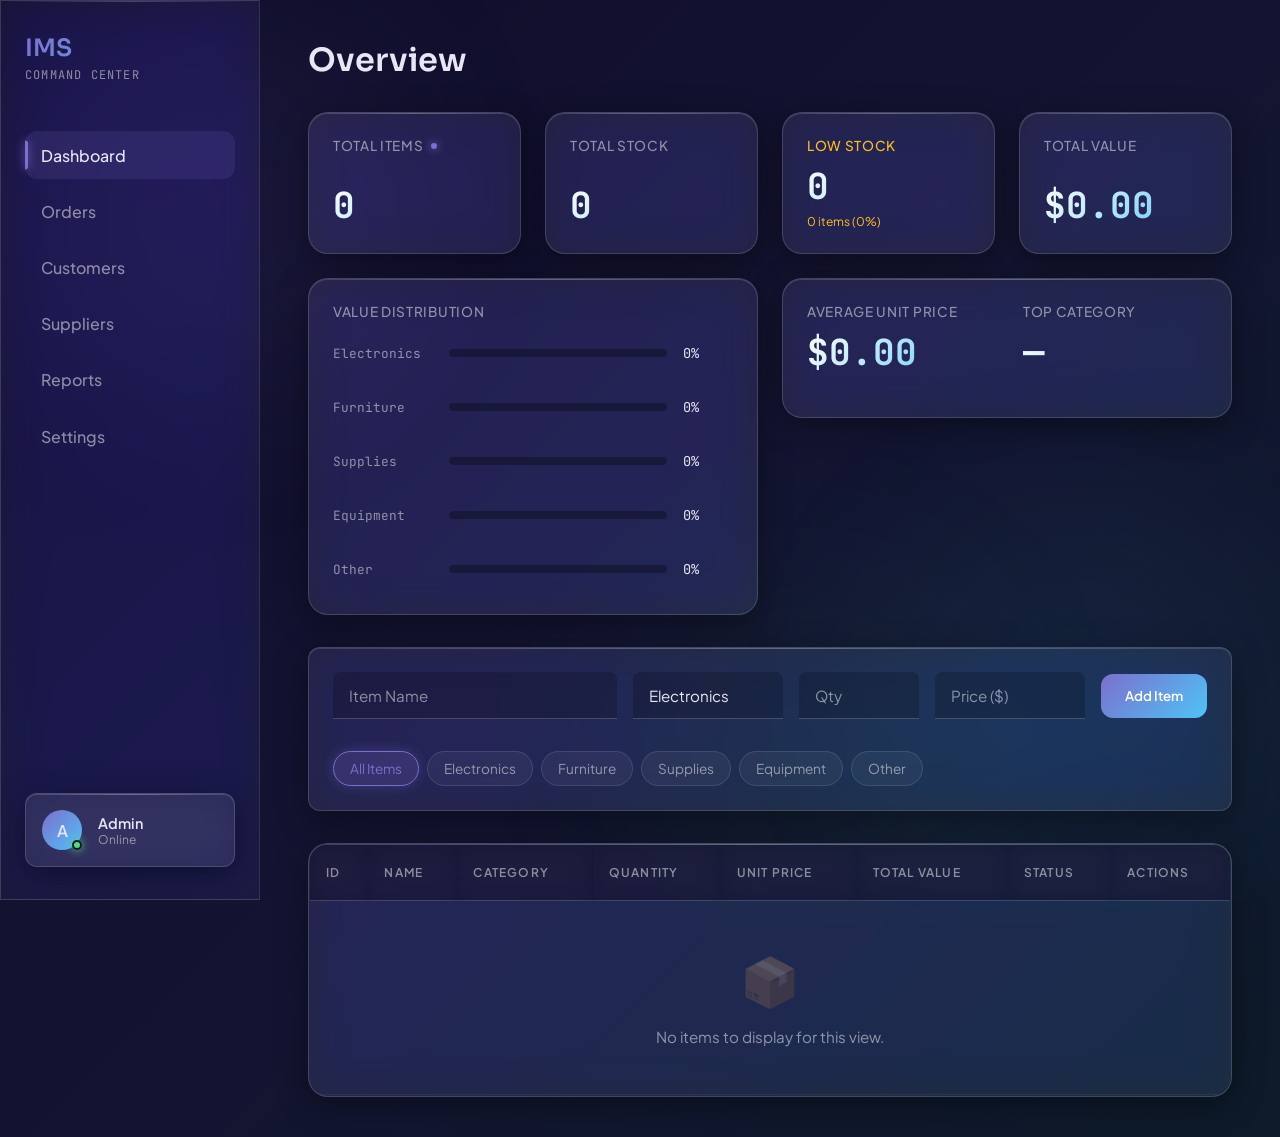
<file: index.html>
<!DOCTYPE html>
<html lang="en">
<head>
    <meta charset="UTF-8">
    <meta name="viewport" content="width=device-width, initial-scale=1.0">
    <title>Inventory Management System</title>
    <link rel="stylesheet" href="design-tokens.css">
    <link rel="stylesheet" href="styles.css">
</head>
<body>
    <div class="bg-orbs"><div class="orb-3"></div></div>
    
    <div class="app-container">
        <!-- Sidebar -->
        <aside class="sidebar glass">
            <div class="brand">
                <h1>IMS</h1>
                <div class="subtitle">Command Center</div>
            </div>
            
            <nav class="nav-links">
                <a href="index.html" class="nav-link active">Dashboard</a>
                <a href="orders.html" class="nav-link">Orders</a>
                <a href="customers.html" class="nav-link">Customers</a>
                <a href="suppliers.html" class="nav-link">Suppliers</a>
                <a href="reports.html" class="nav-link">Reports</a>
                <a href="settings.html" class="nav-link">Settings</a>
            </nav>

            <div class="user-profile glass" style="padding: 1rem; border-radius: 12px; margin-top: auto; justify-content: flex-start; cursor: pointer;">
                <div class="avatar">
                    A
                    <div class="status-dot"></div>
                </div>
                <div>
                    <div style="font-weight: 600; font-size: 0.9rem;">Admin</div>
                    <div style="font-size: 0.75rem; color: var(--text-muted);">Online</div>
                </div>
            </div>
        </aside>

        <!-- Main Content -->
        <main class="animate-stagger">
            <header class="page-header">
                <h2>Overview</h2>
            </header>

            <div class="bento-grid">
                <!-- Stat Cards -->
                <div class="bento-card glass">
                    <div class="stat-label">Total Items <div class="live-indicator"></div></div>
                    <div class="stat-value" id="totalItems">0</div>
                </div>
                
                <div class="bento-card glass">
                    <div class="stat-label">Total Stock</div>
                    <div class="stat-value" id="totalStock">0</div>
                </div>
                
                <div class="bento-card glass">
                    <div class="stat-label" style="color: var(--warning);">Low Stock</div>
                    <div class="stat-value" id="lowStock">0</div>
                    <div style="font-size: 0.75rem; color: var(--warning); margin-top: 0.25rem;"><span id="lowStockSummary">0</span> items (<span id="lowStockPercent">0%</span>)</div>
                </div>
                
                <div class="bento-card glass">
                    <div class="stat-label">Total Value</div>
                    <div class="stat-value" id="totalValue">$0</div>
                </div>

                <!-- Analytics Card -->
                <div class="bento-card large glass">
                    <div class="stat-label" style="margin-bottom: 1.5rem;">Value Distribution</div>
                    <div class="analytics-wrapper" id="categoryBars">
                        <div class="bar-row">
                            <div class="td-mono" style="font-size: 0.8rem; color: var(--text-muted);">Electronics</div>
                            <div class="bar-track"><div class="bar-fill" data-category="Electronics" style="width: 0%;"></div></div>
                            <div class="td-mono" style="font-size: 0.85rem;" data-category-label="Electronics">0%</div>
                        </div>
                        <div class="bar-row">
                            <div class="td-mono" style="font-size: 0.8rem; color: var(--text-muted);">Furniture</div>
                            <div class="bar-track"><div class="bar-fill" data-category="Furniture" style="width: 0%;"></div></div>
                            <div class="td-mono" style="font-size: 0.85rem;" data-category-label="Furniture">0%</div>
                        </div>
                        <div class="bar-row">
                            <div class="td-mono" style="font-size: 0.8rem; color: var(--text-muted);">Supplies</div>
                            <div class="bar-track"><div class="bar-fill" data-category="Supplies" style="width: 0%;"></div></div>
                            <div class="td-mono" style="font-size: 0.85rem;" data-category-label="Supplies">0%</div>
                        </div>
                        <div class="bar-row">
                            <div class="td-mono" style="font-size: 0.8rem; color: var(--text-muted);">Equipment</div>
                            <div class="bar-track"><div class="bar-fill" data-category="Equipment" style="width: 0%;"></div></div>
                            <div class="td-mono" style="font-size: 0.85rem;" data-category-label="Equipment">0%</div>
                        </div>
                        <div class="bar-row">
                            <div class="td-mono" style="font-size: 0.8rem; color: var(--text-muted);">Other</div>
                            <div class="bar-track"><div class="bar-fill" data-category="Other" style="width: 0%;"></div></div>
                            <div class="td-mono" style="font-size: 0.85rem;" data-category-label="Other">0%</div>
                        </div>
                    </div>
                </div>

                <div class="bento-card wide glass" style="flex-direction: row; gap: 2rem;">
                    <div style="flex: 1">
                        <div class="stat-label">Average Unit Price</div>
                        <div class="stat-value" id="avgPrice">$0.00</div>
                    </div>
                    <div style="flex: 1">
                        <div class="stat-label">Top Category</div>
                        <div class="stat-value" id="topCategory">—</div>
                    </div>
                </div>
            </div>

            <!-- Controls -->
            <div class="controls-bar glass" style="padding: 1.5rem; border-radius: 12px;">
                <div class="search-input-wrapper">
                    <input type="text" id="itemName" class="glass-input" placeholder="Item Name">
                </div>
                <div class="search-input-wrapper" style="max-width: 150px;">
                    <select id="itemCategory" class="glass-input glass-select">
                        <option value="Electronics">Electronics</option>
                        <option value="Furniture">Furniture</option>
                        <option value="Supplies">Supplies</option>
                        <option value="Equipment">Equipment</option>
                        <option value="Other">Other</option>
                    </select>
                </div>
                <div class="search-input-wrapper" style="max-width: 120px;">
                    <input type="number" id="itemQuantity" class="glass-input" placeholder="Qty">
                </div>
                <div class="search-input-wrapper" style="max-width: 150px;">
                    <input type="number" id="itemPrice" class="glass-input" placeholder="Price ($)">
                </div>
                <button class="btn" id="addBtn">Add Item</button>

                <div style="width: 100%; margin-top: 1rem;" class="filter-chips" id="itemsMenu">
                    <button class="chip active" data-category="All">All Items</button>
                    <button class="chip" data-category="Electronics">Electronics</button>
                    <button class="chip" data-category="Furniture">Furniture</button>
                    <button class="chip" data-category="Supplies">Supplies</button>
                    <button class="chip" data-category="Equipment">Equipment</button>
                    <button class="chip" data-category="Other">Other</button>
                </div>
            </div>

            <!-- Inventory Table -->
            <div class="table-container glass">
                <table>
                    <thead>
                        <tr>
                            <th>ID</th>
                            <th>Name</th>
                            <th>Category</th>
                            <th>Quantity</th>
                            <th>Unit Price</th>
                            <th>Total Value</th>
                            <th>Status</th>
                            <th>Actions</th>
                        </tr>
                    </thead>
                    <tbody id="inventoryBody">
                        <!-- Populated by JS -->
                    </tbody>
                </table>
            </div>

        </main>
    </div>

    <!-- Modal overlay stub just for structure reference or future use if needed -->
    <div class="modal-overlay" id="editModal">
        <div class="modal-content glass" style="padding: 2rem;">
            <div class="modal-header">
                <h3>Edit Item</h3>
                <button class="btn-close">&times;</button>
            </div>
            <!-- inputs would go here -->
        </div>
    </div>

    <script>
        class InventorySystem {
            constructor() {
                this.inventory = this.loadInventory();
                this.nextId = this.getNextId();
                this.activeCategory = 'All';
                this.init();
            }

            init() {
                this.renderInventory();
                this.updateStats();
                this.attachEventListeners();
            }

            attachEventListeners() {
                document.getElementById('addBtn').addEventListener('click', () => this.addItem());
                
                // Allow Enter key to add item
                ['itemName', 'itemQuantity', 'itemPrice'].forEach(id => {
                    document.getElementById(id).addEventListener('keypress', (e) => {
                        if (e.key === 'Enter') this.addItem();
                    });
                });

                const menu = document.getElementById('itemsMenu');
                if (menu) {
                    menu.addEventListener('click', (event) => {
                        const target = event.target.closest('.chip');
                        if (!target) return;

                        const category = target.getAttribute('data-category');
                        this.setActiveCategory(category);
                    });
                }
            }

            setActiveCategory(category) {
                this.activeCategory = category || 'All';

                const buttons = document.querySelectorAll('#itemsMenu .chip');
                buttons.forEach(btn => {
                    if (btn.getAttribute('data-category') === this.activeCategory) {
                        btn.classList.add('active');
                    } else {
                        btn.classList.remove('active');
                    }
                });

                this.renderInventory();
            }

            addItem() {
                const name = document.getElementById('itemName').value.trim();
                const category = document.getElementById('itemCategory').value;
                const quantity = parseInt(document.getElementById('itemQuantity').value) || 0;
                const price = parseFloat(document.getElementById('itemPrice').value) || 0;

                if (!name) {
                    alert('Please enter an item name');
                    return;
                }

                if (quantity < 0 || price < 0) {
                    alert('Quantity and price must be positive numbers');
                    return;
                }

                const item = {
                    id: this.nextId++,
                    name,
                    category,
                    quantity,
                    price
                };

                this.inventory.push(item);
                this.saveInventory();
                this.renderInventory();
                this.updateStats();
                this.clearForm();
            }

            deleteItem(id) {
                if (confirm('Are you sure you want to delete this item?')) {
                    this.inventory = this.inventory.filter(item => item.id !== id);
                    this.saveInventory();
                    this.renderInventory();
                    this.updateStats();
                }
            }

            updateQuantity(id, change) {
                const item = this.inventory.find(item => item.id === id);
                if (item) {
                    item.quantity = Math.max(0, item.quantity + change);
                    this.saveInventory();
                    this.renderInventory();
                    this.updateStats();
                }
            }

            renderInventory() {
                const tbody = document.getElementById('inventoryBody');
                const activeCategory = this.activeCategory || 'All';
                const visibleItems = activeCategory === 'All'
                    ? this.inventory
                    : this.inventory.filter(item => item.category === activeCategory);
                
                if (visibleItems.length === 0) {
                    tbody.innerHTML = `
                        <tr>
                            <td colspan="8" class="empty-state">
                                <div class="empty-state-icon">📦</div>
                                <div>No items to display for this view.</div>
                            </td>
                        </tr>
                    `;
                    return;
                }

                tbody.innerHTML = visibleItems.map(item => {
                    const totalValue = (item.quantity * item.price).toFixed(2);
                    let stockClass = 'status-in-stock';
                    let stockLabel = 'In Stock';
                    if (item.quantity === 0) {
                        stockClass = 'status-out-stock';
                        stockLabel = 'Out of Stock';
                    } else if (item.quantity < 10) {
                        stockClass = 'status-low-stock';
                        stockLabel = 'Low Stock';
                    }

                    return `
                        <tr>
                            <td class="td-mono">#${item.id}</td>
                            <td style="font-weight: 500;">${item.name}</td>
                            <td>${item.category}</td>
                            <td class="td-mono">${item.quantity}</td>
                            <td class="td-mono">$${item.price.toFixed(2)}</td>
                            <td class="td-mono" style="font-weight: 700;">$${totalValue}</td>
                            <td><span class="status-badge ${stockClass}">${stockLabel}</span></td>
                            <td>
                                <div class="actions-cell">
                                    <button class="btn-icon" onclick="inventory.updateQuantity(${item.id}, 1)">+</button>
                                    <button class="btn-icon" onclick="inventory.updateQuantity(${item.id}, -1)">-</button>
                                    <button class="btn-icon" style="color: var(--danger); border-color: rgba(248,113,113,0.3);" onclick="inventory.deleteItem(${item.id})">×</button>
                                </div>
                            </td>
                        </tr>
                    `;
                }).join('');
            }

            updateStats() {
                const totalItems = this.inventory.length;
                const totalStock = this.inventory.reduce((sum, item) => sum + item.quantity, 0);
                const lowStock = this.inventory.filter(item => item.quantity < 10).length;
                const totalValue = this.inventory.reduce((sum, item) => sum + (item.quantity * item.price), 0);

                document.getElementById('totalItems').textContent = totalItems;
                document.getElementById('totalStock').textContent = totalStock;
                document.getElementById('lowStock').textContent = lowStock;
                document.getElementById('totalValue').textContent = '$' + totalValue.toLocaleString('en-US', {minimumFractionDigits: 2, maximumFractionDigits: 2});

                const lowStockSummary = document.getElementById('lowStockSummary');
                const lowStockPercent = document.getElementById('lowStockPercent');
                const avgPriceEl = document.getElementById('avgPrice');
                const topCategoryEl = document.getElementById('topCategory');

                if (lowStockSummary && lowStockPercent && avgPriceEl && topCategoryEl) {
                    const lowPercent = totalItems > 0 ? Math.round((lowStock / totalItems) * 100) : 0;
                    lowStockSummary.textContent = `${lowStock}`;
                    lowStockPercent.textContent = `${lowPercent}%`;

                    const avgPrice = totalItems > 0
                        ? this.inventory.reduce((sum, item) => sum + item.price, 0) / totalItems
                        : 0;
                    avgPriceEl.textContent = '$' + avgPrice.toLocaleString('en-US', {minimumFractionDigits: 2, maximumFractionDigits: 2});

                    const categoryTotals = this.inventory.reduce((acc, item) => {
                        const key = item.category || 'Other';
                        acc[key] = (acc[key] || 0) + (item.quantity * item.price);
                        return acc;
                    }, {});

                    let topCategory = null;
                    let topValue = 0;
                    Object.entries(categoryTotals).forEach(([category, value]) => {
                        if (value > topValue) {
                            topValue = value;
                            topCategory = category;
                        }
                    });

                    topCategoryEl.textContent = topCategory ? `${topCategory}` : '—';

                    const trackedCategories = ['Electronics', 'Furniture', 'Supplies', 'Equipment', 'Other'];
                    const totalCategoryValue = Object.values(categoryTotals).reduce((sum, v) => sum + v, 0);

                    trackedCategories.forEach(category => {
                        const value = categoryTotals[category] || 0;
                        const percent = totalCategoryValue > 0 ? Math.round((value / totalCategoryValue) * 100) : 0;

                        const bar = document.querySelector(`.bar-fill[data-category="${category}"]`);
                        const label = document.querySelector(`[data-category-label="${category}"]`);

                        if (bar) {
                            bar.style.width = `${percent}%`;
                        }
                        if (label) {
                            label.textContent = `${percent}%`;
                        }
                    });
                }
            }

            clearForm() {
                document.getElementById('itemName').value = '';
                document.getElementById('itemQuantity').value = '';
                document.getElementById('itemPrice').value = '';
                document.getElementById('itemName').focus();
            }

            saveInventory() {
                localStorage.setItem('inventory', JSON.stringify(this.inventory));
                localStorage.setItem('nextId', this.nextId.toString());
            }

            loadInventory() {
                const saved = localStorage.getItem('inventory');
                return saved ? JSON.parse(saved) : [];
            }

            getNextId() {
                const saved = localStorage.getItem('nextId');
                return saved ? parseInt(saved) : 1;
            }
        }

        // Initialize the system
        const inventory = new InventorySystem();
    </script>
</body>
</html>
</file>
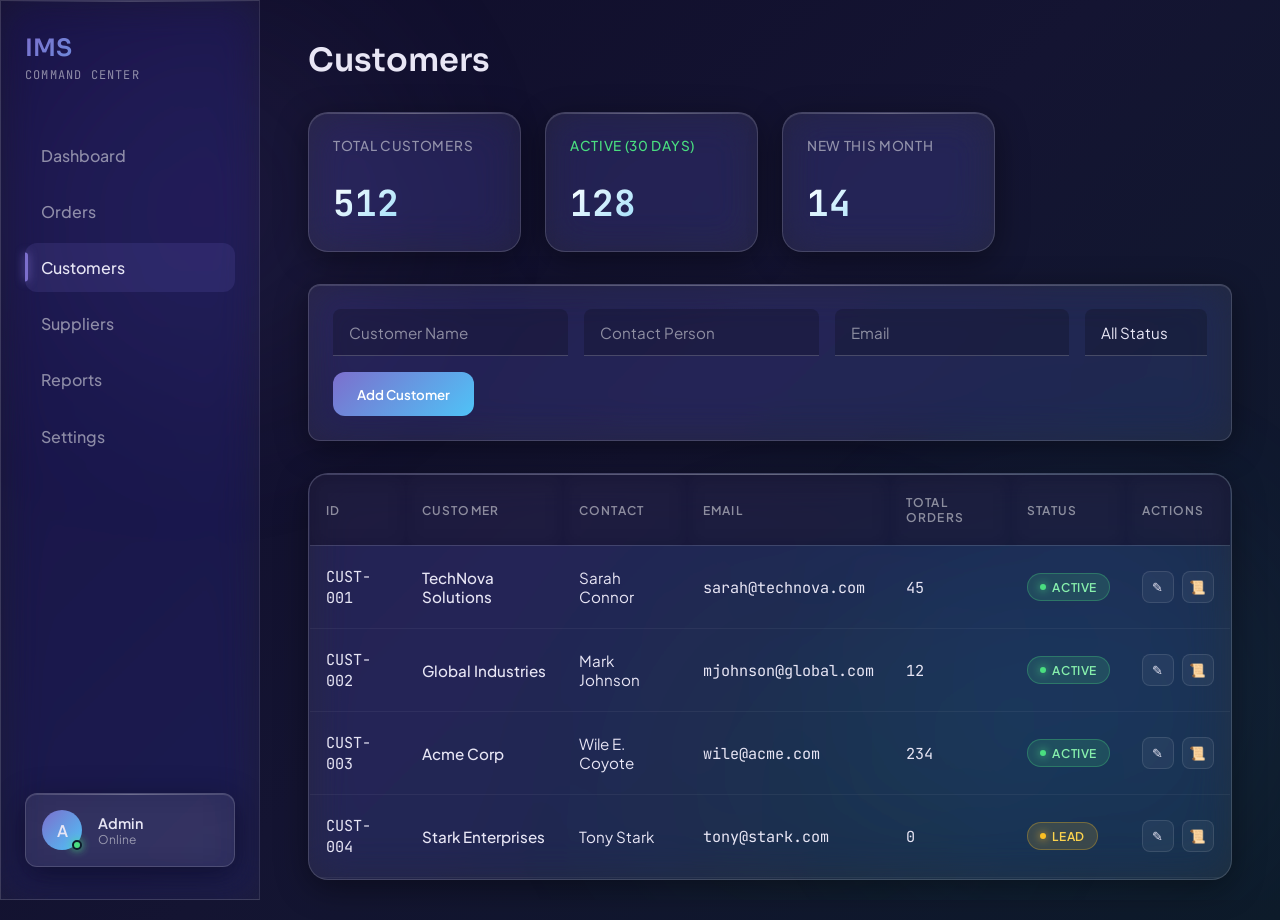
<file: customers.html>
<!DOCTYPE html>
<html lang="en">
<head>
    <meta charset="UTF-8">
    <meta name="viewport" content="width=device-width, initial-scale=1.0">
    <title>Customers - IMS</title>
    <link rel="stylesheet" href="design-tokens.css">
    <link rel="stylesheet" href="styles.css">
</head>
<body>
    <div class="bg-orbs"><div class="orb-3"></div></div>
    
    <div class="app-container">
        <!-- Sidebar -->
        <aside class="sidebar glass">
            <div class="brand">
                <h1>IMS</h1>
                <div class="subtitle">Command Center</div>
            </div>
            
            <nav class="nav-links">
                <a href="index.html" class="nav-link">Dashboard</a>
                <a href="orders.html" class="nav-link">Orders</a>
                <a href="customers.html" class="nav-link active">Customers</a>
                <a href="suppliers.html" class="nav-link">Suppliers</a>
                <a href="reports.html" class="nav-link">Reports</a>
                <a href="settings.html" class="nav-link">Settings</a>
            </nav>

            <div class="user-profile glass" style="padding: 1rem; border-radius: 12px; margin-top: auto; justify-content: flex-start; cursor: pointer;">
                <div class="avatar">
                    A
                    <div class="status-dot"></div>
                </div>
                <div>
                    <div style="font-weight: 600; font-size: 0.9rem;">Admin</div>
                    <div style="font-size: 0.75rem; color: var(--text-muted);">Online</div>
                </div>
            </div>
        </aside>

        <main class="animate-stagger">
            <header class="page-header">
                <h2>Customers</h2>
            </header>

            <div class="bento-grid">
                <div class="bento-card glass">
                    <div class="stat-label">Total Customers</div>
                    <div class="stat-value">512</div>
                </div>
                <div class="bento-card glass">
                    <div class="stat-label" style="color: var(--success);">Active (30 days)</div>
                    <div class="stat-value">128</div>
                </div>
                <div class="bento-card glass">
                    <div class="stat-label">New This Month</div>
                    <div class="stat-value">14</div>
                </div>
            </div>

            <!-- Controls -->
            <div class="controls-bar glass" style="padding: 1.5rem; border-radius: 12px;">
                <div class="search-input-wrapper">
                    <input type="text" class="glass-input" placeholder="Customer Name">
                </div>
                <div class="search-input-wrapper">
                    <input type="text" class="glass-input" placeholder="Contact Person">
                </div>
                <div class="search-input-wrapper">
                    <input type="email" class="glass-input" placeholder="Email">
                </div>
                <div class="search-input-wrapper" style="max-width: 150px;">
                    <select class="glass-input glass-select">
                        <option>All Status</option>
                        <option>Active</option>
                        <option>Inactive</option>
                        <option>Lead</option>
                    </select>
                </div>
                <button class="btn">Add Customer</button>
            </div>

            <!-- Table -->
            <div class="table-container glass">
                <table>
                    <thead>
                        <tr>
                            <th>ID</th>
                            <th>Customer</th>
                            <th>Contact</th>
                            <th>Email</th>
                            <th>Total Orders</th>
                            <th>Status</th>
                            <th>Actions</th>
                        </tr>
                    </thead>
                    <tbody>
                        <tr>
                            <td class="td-mono">CUST-001</td>
                            <td style="font-weight: 500;">TechNova Solutions</td>
                            <td>Sarah Connor</td>
                            <td class="td-mono">sarah@technova.com</td>
                            <td class="td-mono">45</td>
                            <td><span class="status-badge status-in-stock">Active</span></td>
                            <td>
                                <div class="actions-cell">
                                    <button class="btn-icon">✎</button>
                                    <button class="btn-icon">📜</button>
                                </div>
                            </td>
                        </tr>
                        <tr>
                            <td class="td-mono">CUST-002</td>
                            <td style="font-weight: 500;">Global Industries</td>
                            <td>Mark Johnson</td>
                            <td class="td-mono">mjohnson@global.com</td>
                            <td class="td-mono">12</td>
                            <td><span class="status-badge status-in-stock">Active</span></td>
                            <td>
                                <div class="actions-cell">
                                    <button class="btn-icon">✎</button>
                                    <button class="btn-icon">📜</button>
                                </div>
                            </td>
                        </tr>
                        <tr>
                            <td class="td-mono">CUST-003</td>
                            <td style="font-weight: 500;">Acme Corp</td>
                            <td>Wile E. Coyote</td>
                            <td class="td-mono">wile@acme.com</td>
                            <td class="td-mono">234</td>
                            <td><span class="status-badge status-in-stock">Active</span></td>
                            <td>
                                <div class="actions-cell">
                                    <button class="btn-icon">✎</button>
                                    <button class="btn-icon">📜</button>
                                </div>
                            </td>
                        </tr>
                        <tr>
                            <td class="td-mono">CUST-004</td>
                            <td style="font-weight: 500;">Stark Enterprises</td>
                            <td>Tony Stark</td>
                            <td class="td-mono">tony@stark.com</td>
                            <td class="td-mono">0</td>
                            <td><span class="status-badge status-low-stock">Lead</span></td>
                            <td>
                                <div class="actions-cell">
                                    <button class="btn-icon">✎</button>
                                    <button class="btn-icon">📜</button>
                                </div>
                            </td>
                        </tr>
                    </tbody>
                </table>
            </div>
        </main>
    </div>
</body>
</html>
</file>
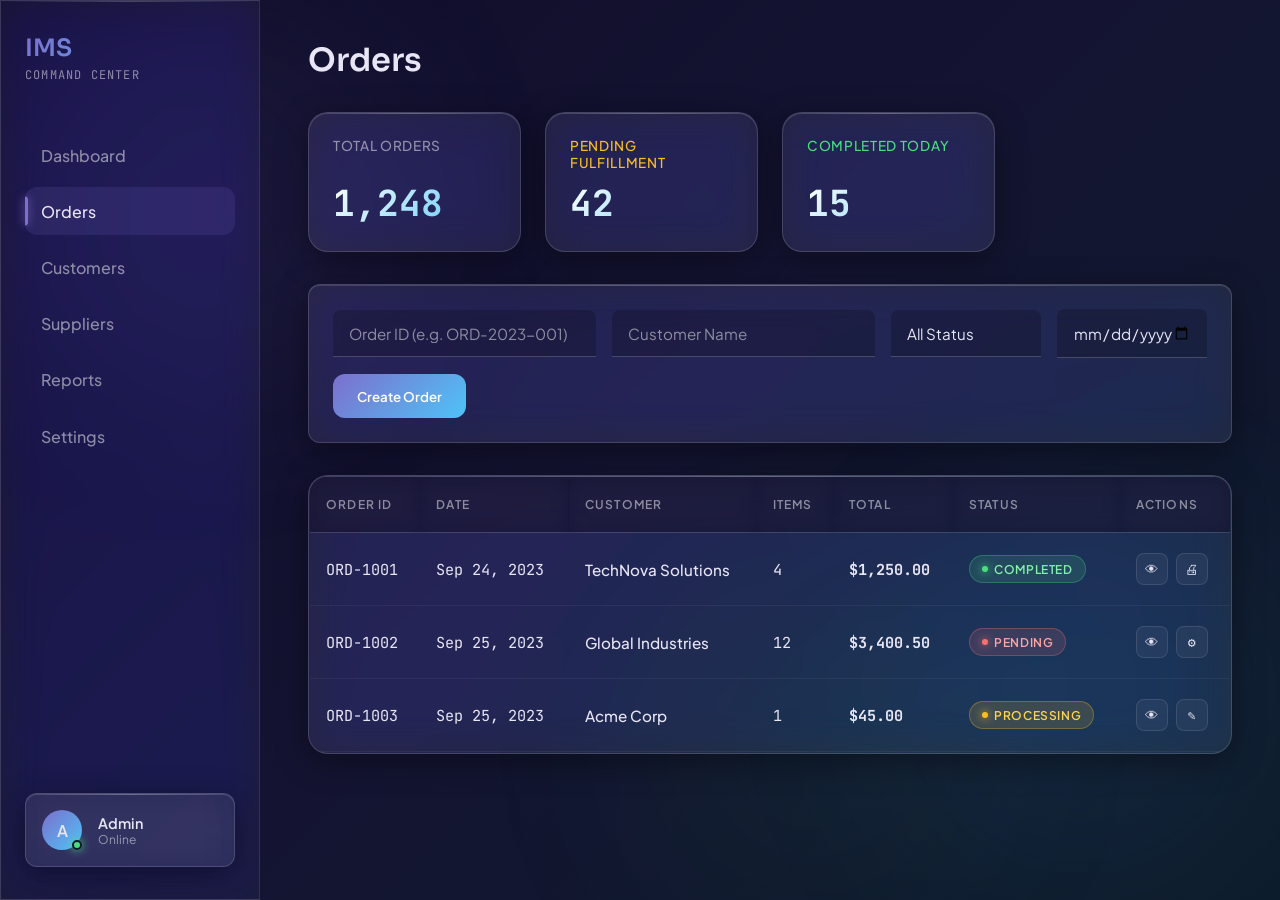
<file: orders.html>
<!DOCTYPE html>
<html lang="en">
<head>
    <meta charset="UTF-8">
    <meta name="viewport" content="width=device-width, initial-scale=1.0">
    <title>Orders - IMS</title>
    <link rel="stylesheet" href="design-tokens.css">
    <link rel="stylesheet" href="styles.css">
</head>
<body>
    <div class="bg-orbs"><div class="orb-3"></div></div>
    
    <div class="app-container">
        <!-- Sidebar -->
        <aside class="sidebar glass">
            <div class="brand">
                <h1>IMS</h1>
                <div class="subtitle">Command Center</div>
            </div>
            
            <nav class="nav-links">
                <a href="index.html" class="nav-link">Dashboard</a>
                <a href="orders.html" class="nav-link active">Orders</a>
                <a href="customers.html" class="nav-link">Customers</a>
                <a href="suppliers.html" class="nav-link">Suppliers</a>
                <a href="reports.html" class="nav-link">Reports</a>
                <a href="settings.html" class="nav-link">Settings</a>
            </nav>

            <div class="user-profile glass" style="padding: 1rem; border-radius: 12px; margin-top: auto; justify-content: flex-start; cursor: pointer;">
                <div class="avatar">
                    A
                    <div class="status-dot"></div>
                </div>
                <div>
                    <div style="font-weight: 600; font-size: 0.9rem;">Admin</div>
                    <div style="font-size: 0.75rem; color: var(--text-muted);">Online</div>
                </div>
            </div>
        </aside>

        <!-- Main Content -->
        <main class="animate-stagger">
            <header class="page-header">
                <h2>Orders</h2>
            </header>

            <div class="bento-grid">
                <div class="bento-card glass">
                    <div class="stat-label">Total Orders</div>
                    <div class="stat-value">1,248</div>
                </div>
                <div class="bento-card glass">
                    <div class="stat-label" style="color: var(--warning);">Pending Fulfillment</div>
                    <div class="stat-value">42</div>
                </div>
                <div class="bento-card glass">
                    <div class="stat-label" style="color: var(--success);">Completed Today</div>
                    <div class="stat-value">15</div>
                </div>
            </div>

            <!-- Controls -->
            <div class="controls-bar glass" style="padding: 1.5rem; border-radius: 12px;">
                <div class="search-input-wrapper">
                    <input type="text" class="glass-input" placeholder="Order ID (e.g. ORD-2023-001)">
                </div>
                <div class="search-input-wrapper">
                    <input type="text" class="glass-input" placeholder="Customer Name">
                </div>
                <div class="search-input-wrapper" style="max-width: 150px;">
                    <select class="glass-input glass-select">
                        <option>All Status</option>
                        <option>Pending</option>
                        <option>Processing</option>
                        <option>Completed</option>
                        <option>Cancelled</option>
                    </select>
                </div>
                <div class="search-input-wrapper" style="max-width: 150px;">
                    <input type="date" class="glass-input">
                </div>
                <button class="btn">Create Order</button>
            </div>

            <!-- Table -->
            <div class="table-container glass">
                <table>
                    <thead>
                        <tr>
                            <th>Order ID</th>
                            <th>Date</th>
                            <th>Customer</th>
                            <th>Items</th>
                            <th>Total</th>
                            <th>Status</th>
                            <th>Actions</th>
                        </tr>
                    </thead>
                    <tbody>
                        <tr>
                            <td class="td-mono">ORD-1001</td>
                            <td class="td-mono">Sep 24, 2023</td>
                            <td style="font-weight: 500;">TechNova Solutions</td>
                            <td class="td-mono">4</td>
                            <td class="td-mono" style="font-weight: 700;">$1,250.00</td>
                            <td><span class="status-badge status-in-stock">Completed</span></td>
                            <td>
                                <div class="actions-cell">
                                    <button class="btn-icon">👁</button>
                                    <button class="btn-icon">🖨</button>
                                </div>
                            </td>
                        </tr>
                        <tr>
                            <td class="td-mono">ORD-1002</td>
                            <td class="td-mono">Sep 25, 2023</td>
                            <td style="font-weight: 500;">Global Industries</td>
                            <td class="td-mono">12</td>
                            <td class="td-mono" style="font-weight: 700;">$3,400.50</td>
                            <td><span class="status-badge status-out-stock">Pending</span></td>
                            <td>
                                <div class="actions-cell">
                                    <button class="btn-icon">👁</button>
                                    <button class="btn-icon">⚙</button>
                                </div>
                            </td>
                        </tr>
                        <tr>
                            <td class="td-mono">ORD-1003</td>
                            <td class="td-mono">Sep 25, 2023</td>
                            <td style="font-weight: 500;">Acme Corp</td>
                            <td class="td-mono">1</td>
                            <td class="td-mono" style="font-weight: 700;">$45.00</td>
                            <td><span class="status-badge status-low-stock">Processing</span></td>
                            <td>
                                <div class="actions-cell">
                                    <button class="btn-icon">👁</button>
                                    <button class="btn-icon">✎</button>
                                </div>
                            </td>
                        </tr>
                    </tbody>
                </table>
            </div>
        </main>
    </div>
</body>
</html>
</file>
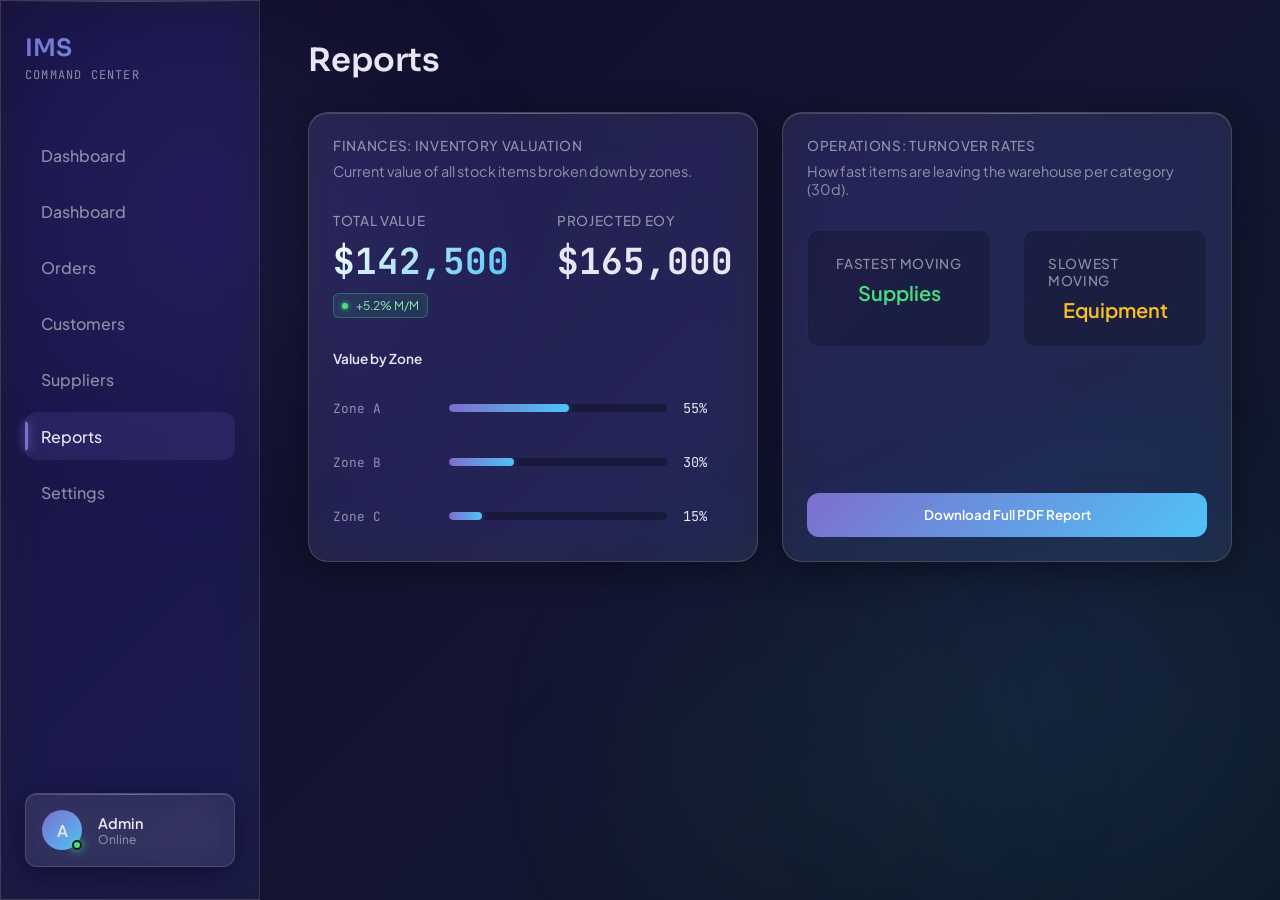
<file: reports.html>
<!DOCTYPE html>
<html lang="en">
<head>
    <meta charset="UTF-8">
    <meta name="viewport" content="width=device-width, initial-scale=1.0">
    <title>Reports - IMS</title>
    <link rel="stylesheet" href="design-tokens.css">
    <link rel="stylesheet" href="styles.css">
</head>
<body>
    <div class="bg-orbs"><div class="orb-3"></div></div>
    
    <div class="app-container">
        <!-- Sidebar -->
        <aside class="sidebar glass">
            <div class="brand">
                <h1>IMS</h1>
                <div class="subtitle">Command Center</div>
            </div>
            
            <nav class="nav-links">
                <a href="index.html" class="nav-link">Dashboard</a>
                <a href="index.html" class="nav-link">Dashboard</a>
                <a href="orders.html" class="nav-link">Orders</a>
                <a href="customers.html" class="nav-link">Customers</a>
                <a href="suppliers.html" class="nav-link">Suppliers</a>
                <a href="reports.html" class="nav-link active">Reports</a>
                <a href="settings.html" class="nav-link">Settings</a>
            </nav>

            <div class="user-profile glass" style="padding: 1rem; border-radius: 12px; margin-top: auto; justify-content: flex-start; cursor: pointer;">
                <div class="avatar">
                    A
                    <div class="status-dot"></div>
                </div>
                <div>
                    <div style="font-weight: 600; font-size: 0.9rem;">Admin</div>
                    <div style="font-size: 0.75rem; color: var(--text-muted);">Online</div>
                </div>
            </div>
        </aside>

        <main class="animate-stagger">
            <header class="page-header">
                <h2>Reports</h2>
            </header>

            <div class="bento-grid">
                <!-- Finances Card -->
                <div class="bento-card large glass">
                    <div class="stat-label">Finances: Inventory Valuation</div>
                    <div style="font-size: 0.9rem; color: var(--text-muted); margin-top: 0.5rem; margin-bottom: 2rem;">Current value of all stock items broken down by zones.</div>
                    
                    <div style="display: flex; justify-content: space-between; margin-bottom: 2rem;">
                        <div>
                            <div class="stat-label">Total Value</div>
                            <div class="stat-value">$142,500</div>
                            <div style="margin-top: 0.5rem; display: inline-flex; align-items: center; gap: 0.5rem; background: rgba(74, 222, 128, 0.1); padding: 0.25rem 0.5rem; border-radius: 6px; border: 1px solid rgba(74, 222, 128, 0.3); font-size: 0.75rem; color: #86efac;">
                                <div style="width: 6px; height: 6px; background: var(--success); border-radius: 50%; box-shadow: 0 0 5px var(--success);"></div>
                                +5.2% M/M
                            </div>
                        </div>
                        <div style="text-align: right;">
                            <div class="stat-label">Projected EOY</div>
                            <div class="stat-value" style="background: none; -webkit-text-fill-color: initial; color: var(--text-primary);">$165,000</div>
                        </div>
                    </div>

                    <div class="analytics-wrapper">
                        <div style="font-size: 0.85rem; font-weight: 600; margin-bottom: 0.5rem;">Value by Zone</div>
                        <div class="bar-row">
                            <div class="td-mono" style="font-size: 0.8rem; color: var(--text-muted);">Zone A</div>
                            <div class="bar-track"><div class="bar-fill" style="width: 55%;"></div></div>
                            <div class="td-mono" style="font-size: 0.85rem;">55%</div>
                        </div>
                        <div class="bar-row">
                            <div class="td-mono" style="font-size: 0.8rem; color: var(--text-muted);">Zone B</div>
                            <div class="bar-track"><div class="bar-fill" style="width: 30%;"></div></div>
                            <div class="td-mono" style="font-size: 0.85rem;">30%</div>
                        </div>
                        <div class="bar-row">
                            <div class="td-mono" style="font-size: 0.8rem; color: var(--text-muted);">Zone C</div>
                            <div class="bar-track"><div class="bar-fill" style="width: 15%;"></div></div>
                            <div class="td-mono" style="font-size: 0.85rem;">15%</div>
                        </div>
                    </div>
                </div>

                <!-- Operations Card -->
                <div class="bento-card large glass">
                    <div class="stat-label">Operations: Turnover Rates</div>
                    <div style="font-size: 0.9rem; color: var(--text-muted); margin-top: 0.5rem; margin-bottom: 2rem;">How fast items are leaving the warehouse per category (30d).</div>
                    
                    <div style="display: flex; gap: 2rem; margin-bottom: auto;">
                        <div style="flex: 1; background: rgba(0,0,0,0.2); padding: 1.5rem; border-radius: 12px; border: 1px solid rgba(255,255,255,0.05);">
                            <div class="stat-label" style="justify-content: center; margin-bottom: 0.5rem;">Fastest Moving</div>
                            <div style="font-size: 1.25rem; font-weight: 600; text-align: center; color: var(--success);">Supplies</div>
                        </div>
                        <div style="flex: 1; background: rgba(0,0,0,0.2); padding: 1.5rem; border-radius: 12px; border: 1px solid rgba(255,255,255,0.05);">
                            <div class="stat-label" style="justify-content: center; margin-bottom: 0.5rem;">Slowest Moving</div>
                            <div style="font-size: 1.25rem; font-weight: 600; text-align: center; color: var(--warning);">Equipment</div>
                        </div>
                    </div>

                    <div style="margin-top: 2rem;">
                        <button class="btn" style="width: 100%;">Download Full PDF Report</button>
                    </div>
                </div>
            </div>
        </main>
    </div>
</body>
</html>
</file>
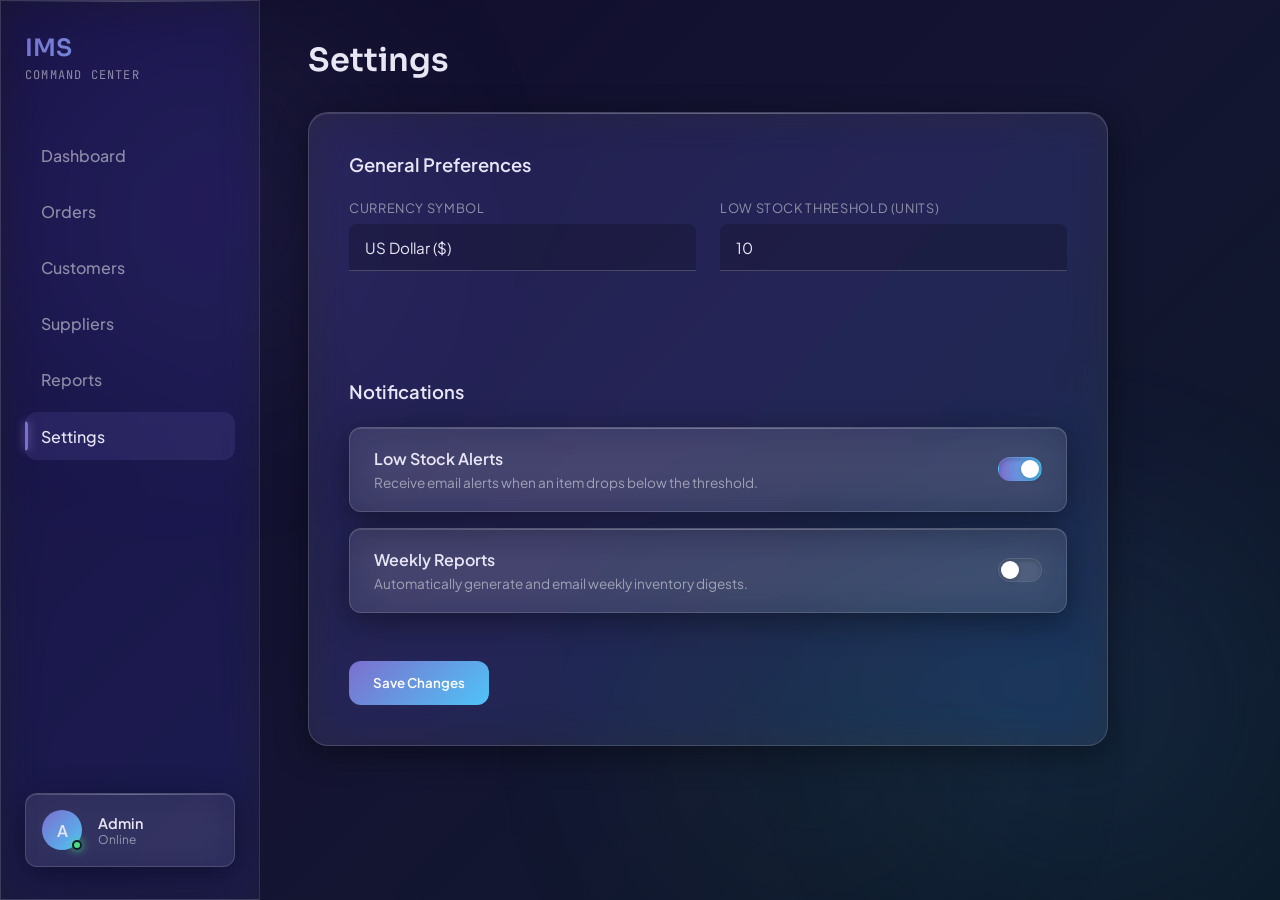
<file: settings.html>
<!DOCTYPE html>
<html lang="en">
<head>
    <meta charset="UTF-8">
    <meta name="viewport" content="width=device-width, initial-scale=1.0">
    <title>Settings - IMS</title>
    <link rel="stylesheet" href="design-tokens.css">
    <link rel="stylesheet" href="styles.css">
    <style>
        .settings-section {
            margin-bottom: 2.5rem;
        }
        .settings-section h2 {
            font-size: 1.15rem;
            margin-bottom: 1.5rem;
            color: var(--text-primary);
            font-weight: 600;
        }
        .toggle-row {
            display: flex;
            align-items: center;
            justify-content: space-between;
            padding: 1.25rem 1.5rem;
            border-radius: 12px;
            margin-bottom: 1rem;
            transition: all 0.3s ease;
        }
        .toggle-label {
            font-weight: 600;
            color: var(--text-primary);
        }
        .toggle-desc {
            font-size: 0.85rem;
            color: var(--text-muted);
            margin-top: 0.3rem;
        }
        .toggle-switch {
            width: 44px;
            height: 24px;
            background: rgba(255,255,255,0.1);
            border-radius: 999px;
            position: relative;
            cursor: pointer;
            transition: all 0.3s ease;
            box-shadow: inset 0 2px 4px rgba(0,0,0,0.2);
            border: 1px solid rgba(255,255,255,0.05);
        }
        .toggle-switch::after {
            content: '';
            position: absolute;
            top: 2px;
            left: 2px;
            width: 18px;
            height: 18px;
            background: white;
            border-radius: 50%;
            transition: all 0.3s ease;
            box-shadow: 0 2px 5px rgba(0,0,0,0.2);
        }
        .toggle-switch.active {
            background: linear-gradient(90deg, var(--primary), var(--secondary));
            border-color: transparent;
        }
        .toggle-switch.active::after {
            transform: translateX(20px);
        }
    </style>
</head>
<body>
    <div class="bg-orbs"><div class="orb-3"></div></div>
    
    <div class="app-container">
        <!-- Sidebar -->
        <aside class="sidebar glass">
            <div class="brand">
                <h1>IMS</h1>
                <div class="subtitle">Command Center</div>
            </div>
            
            <nav class="nav-links">
                <a href="index.html" class="nav-link">Dashboard</a>
                <a href="orders.html" class="nav-link">Orders</a>
                <a href="customers.html" class="nav-link">Customers</a>
                <a href="suppliers.html" class="nav-link">Suppliers</a>
                <a href="reports.html" class="nav-link">Reports</a>
                <a href="settings.html" class="nav-link active">Settings</a>
            </nav>

            <div class="user-profile glass" style="padding: 1rem; border-radius: 12px; margin-top: auto; justify-content: flex-start; cursor: pointer;">
                <div class="avatar">
                    A
                    <div class="status-dot"></div>
                </div>
                <div>
                    <div style="font-weight: 600; font-size: 0.9rem;">Admin</div>
                    <div style="font-size: 0.75rem; color: var(--text-muted);">Online</div>
                </div>
            </div>
        </aside>

        <main class="animate-stagger">
            <header class="page-header">
                <h2>Settings</h2>
            </header>

            <div class="glass" style="padding: 2.5rem; max-width: 800px;">
                <div class="settings-section">
                    <h2>General Preferences</h2>
                    <div class="bento-grid" style="grid-template-columns: 1fr 1fr;">
                        <div class="form-group" style="display: flex; flex-direction: column;">
                            <label style="color: var(--text-muted); font-size: 0.8rem; text-transform: uppercase; margin-bottom: 0.5rem; letter-spacing: 0.05em;">Currency Symbol</label>
                            <select class="glass-input glass-select">
                                <option value="$">US Dollar ($)</option>
                                <option value="€">Euro (€)</option>
                                <option value="£">British Pound (£)</option>
                                <option value="¥">Japanese Yen (¥)</option>
                            </select>
                        </div>
                        <div class="form-group" style="display: flex; flex-direction: column;">
                            <label style="color: var(--text-muted); font-size: 0.8rem; text-transform: uppercase; margin-bottom: 0.5rem; letter-spacing: 0.05em;">Low Stock Threshold (Units)</label>
                            <input type="number" class="glass-input" value="10">
                        </div>
                    </div>
                </div>
                
                <div class="settings-section">
                    <h2>Notifications</h2>
                    <div class="toggle-row glass" style="padding: 1.25rem 1.5rem;">
                        <div>
                            <div class="toggle-label">Low Stock Alerts</div>
                            <div class="toggle-desc">Receive email alerts when an item drops below the threshold.</div>
                        </div>
                        <div class="toggle-switch active" onclick="this.classList.toggle('active')"></div>
                    </div>
                    <div class="toggle-row glass" style="padding: 1.25rem 1.5rem;">
                        <div>
                            <div class="toggle-label">Weekly Reports</div>
                            <div class="toggle-desc">Automatically generate and email weekly inventory digests.</div>
                        </div>
                        <div class="toggle-switch" onclick="this.classList.toggle('active')"></div>
                    </div>
                </div>

                <div style="margin-top: 3rem;">
                    <button class="btn">Save Changes</button>
                </div>
            </div>
        </main>
    </div>
</body>
</html>
</file>
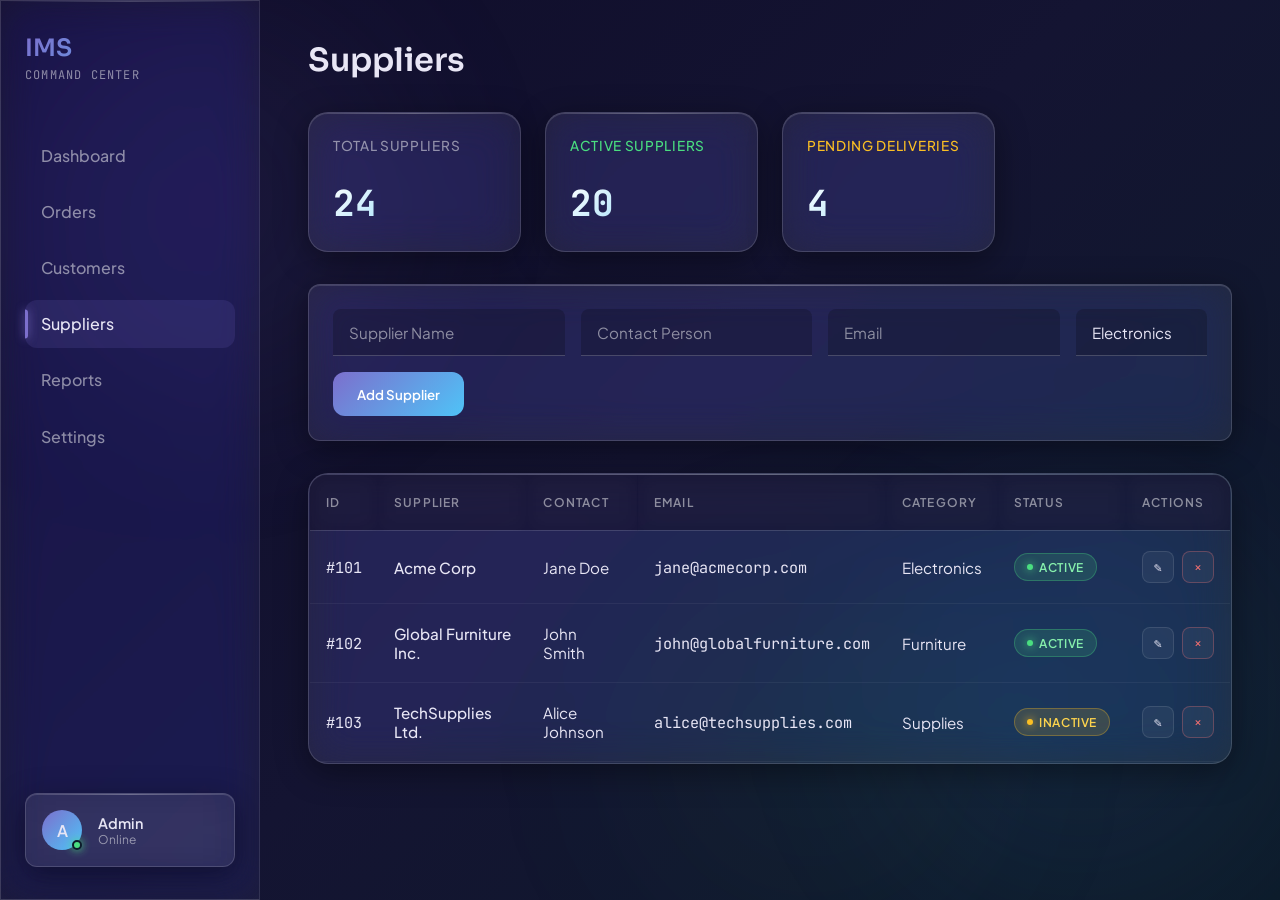
<file: suppliers.html>
<!DOCTYPE html>
<html lang="en">
<head>
    <meta charset="UTF-8">
    <meta name="viewport" content="width=device-width, initial-scale=1.0">
    <title>Suppliers - IMS</title>
    <link rel="stylesheet" href="design-tokens.css">
    <link rel="stylesheet" href="styles.css">
</head>
<body>
    <div class="bg-orbs"><div class="orb-3"></div></div>
    
    <div class="app-container">
        <!-- Sidebar -->
        <aside class="sidebar glass">
            <div class="brand">
                <h1>IMS</h1>
                <div class="subtitle">Command Center</div>
            </div>
            
            <nav class="nav-links">
                <a href="index.html" class="nav-link">Dashboard</a>
                <a href="orders.html" class="nav-link">Orders</a>
                <a href="customers.html" class="nav-link">Customers</a>
                <a href="suppliers.html" class="nav-link active">Suppliers</a>
                <a href="reports.html" class="nav-link">Reports</a>
                <a href="settings.html" class="nav-link">Settings</a>
            </nav>

            <div class="user-profile glass" style="padding: 1rem; border-radius: 12px; margin-top: auto; justify-content: flex-start; cursor: pointer;">
                <div class="avatar">
                    A
                    <div class="status-dot"></div>
                </div>
                <div>
                    <div style="font-weight: 600; font-size: 0.9rem;">Admin</div>
                    <div style="font-size: 0.75rem; color: var(--text-muted);">Online</div>
                </div>
            </div>
        </aside>

        <main class="animate-stagger">
            <header class="page-header">
                <h2>Suppliers</h2>
            </header>

            <div class="bento-grid">
                <div class="bento-card glass">
                    <div class="stat-label">Total Suppliers</div>
                    <div class="stat-value">24</div>
                </div>
                <div class="bento-card glass">
                    <div class="stat-label" style="color: var(--success);">Active Suppliers</div>
                    <div class="stat-value">20</div>
                </div>
                <div class="bento-card glass">
                    <div class="stat-label" style="color: var(--warning);">Pending Deliveries</div>
                    <div class="stat-value">4</div>
                </div>
            </div>

            <!-- Controls -->
            <div class="controls-bar glass" style="padding: 1.5rem; border-radius: 12px;">
                <div class="search-input-wrapper">
                    <input type="text" class="glass-input" placeholder="Supplier Name">
                </div>
                <div class="search-input-wrapper">
                    <input type="text" class="glass-input" placeholder="Contact Person">
                </div>
                <div class="search-input-wrapper">
                    <input type="email" class="glass-input" placeholder="Email">
                </div>
                <div class="search-input-wrapper" style="max-width: 160px;">
                    <select class="glass-input glass-select">
                        <option>Electronics</option>
                        <option>Furniture</option>
                        <option>Supplies</option>
                        <option>Equipment</option>
                        <option>Other</option>
                    </select>
                </div>
                <button class="btn">Add Supplier</button>
            </div>

            <!-- Table -->
            <div class="table-container glass">
                <table>
                    <thead>
                        <tr>
                            <th>ID</th>
                            <th>Supplier</th>
                            <th>Contact</th>
                            <th>Email</th>
                            <th>Category</th>
                            <th>Status</th>
                            <th>Actions</th>
                        </tr>
                    </thead>
                    <tbody>
                        <tr>
                            <td class="td-mono">#101</td>
                            <td style="font-weight: 500;">Acme Corp</td>
                            <td>Jane Doe</td>
                            <td class="td-mono">jane@acmecorp.com</td>
                            <td>Electronics</td>
                            <td><span class="status-badge status-in-stock">Active</span></td>
                            <td>
                                <div class="actions-cell">
                                    <button class="btn-icon">✎</button>
                                    <button class="btn-icon" style="color: var(--danger); border-color: rgba(248,113,113,0.3);">×</button>
                                </div>
                            </td>
                        </tr>
                        <tr>
                            <td class="td-mono">#102</td>
                            <td style="font-weight: 500;">Global Furniture Inc.</td>
                            <td>John Smith</td>
                            <td class="td-mono">john@globalfurniture.com</td>
                            <td>Furniture</td>
                            <td><span class="status-badge status-in-stock">Active</span></td>
                            <td>
                                <div class="actions-cell">
                                    <button class="btn-icon">✎</button>
                                    <button class="btn-icon" style="color: var(--danger); border-color: rgba(248,113,113,0.3);">×</button>
                                </div>
                            </td>
                        </tr>
                        <tr>
                            <td class="td-mono">#103</td>
                            <td style="font-weight: 500;">TechSupplies Ltd.</td>
                            <td>Alice Johnson</td>
                            <td class="td-mono">alice@techsupplies.com</td>
                            <td>Supplies</td>
                            <td><span class="status-badge status-low-stock">Inactive</span></td>
                            <td>
                                <div class="actions-cell">
                                    <button class="btn-icon">✎</button>
                                    <button class="btn-icon" style="color: var(--danger); border-color: rgba(248,113,113,0.3);">×</button>
                                </div>
                            </td>
                        </tr>
                    </tbody>
                </table>
            </div>
        </main>
    </div>
</body>
</html>
</file>
<file: design-tokens.css>
:root {
  /* Colors */
  --bg-gradient-start: #0f0c29;
  --bg-gradient-mid: #141432;
  --bg-gradient-end: #0d1b2a;
  
  --primary: #7c6fcd;
  --secondary: #4fc3f7;
  --success: #4ade80;
  --warning: #fbbf24;
  --danger: #f87171;
  --danger-hover: #ef4444;

  --text-primary: #e8e6f5;
  --text-muted: rgba(255, 255, 255, 0.5);

  /* Glassmorphism */
  --glass-bg: rgba(255, 255, 255, 0.08);
  --glass-bg-hover: rgba(255, 255, 255, 0.12);
  --glass-border: 1px solid rgba(255, 255, 255, 0.15);
  --glass-border-focus: 1px solid var(--primary);
  --glass-border-radius: 20px;
  --glass-shadow: 0 8px 32px rgba(0, 0, 0, 0.4), inset 0 1px 0 rgba(255, 255, 255, 0.12);
  --glass-shadow-hover: 0 12px 40px rgba(0, 0, 0, 0.5), inset 0 1px 0 rgba(255, 255, 255, 0.2);
  --glass-blur: blur(20px) saturate(180%);

  /* Typography */
  --font-family: 'Plus Jakarta Sans', 'Sora', sans-serif;
  --font-mono: 'JetBrains Mono', tabular-nums, monospace;
}

@media (prefers-reduced-motion: reduce) {
  * {
    animation-duration: 0.01ms !important;
    animation-iteration-count: 1 !important;
    transition-duration: 0.01ms !important;
    scroll-behavior: auto !important;
  }
}
</file>
<file: styles.css>
@import url('https://fonts.googleapis.com/css2?family=JetBrains+Mono:wght@400;700&family=Plus+Jakarta+Sans:wght@400;500;600;700&family=Sora:wght@400;600;700&display=swap');

* {
    margin: 0;
    padding: 0;
    box-sizing: border-box;
    font-family: var(--font-family);
}

body {
    background-color: var(--bg-gradient-end);
    background-image: linear-gradient(135deg, var(--bg-gradient-start) 0%, var(--bg-gradient-mid) 50%, var(--bg-gradient-end) 100%);
    color: var(--text-primary);
    min-height: 100vh;
    display: flex;
    overflow-x: hidden;
    position: relative;
}

/* Animated Floating Orbs */
.bg-orbs {
    position: fixed;
    top: 0;
    left: 0;
    width: 100vw;
    height: 100vh;
    z-index: 0;
    pointer-events: none;
    overflow: hidden;
}

.bg-orbs::before, .bg-orbs::after, .orb-3 {
    content: '';
    position: absolute;
    width: 600px;
    height: 600px;
    border-radius: 50%;
    filter: blur(80px);
    opacity: 0.4;
    will-change: transform;
    animation: float 20s infinite alternate cubic-bezier(0.4, 0, 0.2, 1);
}

.bg-orbs::before {
    background: radial-gradient(circle, rgba(124, 111, 205, 0.3) 0%, transparent 70%);
    top: -100px;
    left: -100px;
}

.bg-orbs::after {
    background: radial-gradient(circle, rgba(79, 195, 247, 0.25) 0%, transparent 70%);
    bottom: -100px;
    right: -100px;
    animation-duration: 25s;
    animation-delay: -5s;
    animation-direction: alternate-reverse;
}

.orb-3 {
    background: radial-gradient(circle, rgba(74, 222, 128, 0.15) 0%, transparent 70%);
    top: 50%;
    left: 40%;
    animation-duration: 30s;
    animation-delay: -10s;
}

@keyframes float {
    0% { transform: translate(0, 0) scale(1); }
    50% { transform: translate(30px, -50px) scale(1.05); }
    100% { transform: translate(-20px, 30px) scale(0.95); }
}

/* Glassmorphism Utilities */
.glass {
    background: var(--glass-bg);
    backdrop-filter: var(--glass-blur);
    -webkit-backdrop-filter: var(--glass-blur);
    border: var(--glass-border);
    border-radius: var(--glass-border-radius);
    box-shadow: var(--glass-shadow);
    position: relative;
    overflow: hidden;
    transition: all 0.3s cubic-bezier(0.4, 0, 0.2, 1);
}

@supports not (backdrop-filter: blur(20px)) {
    .glass {
        background: rgba(20, 20, 50, 0.85); /* Fallback */
    }
}

.glass::before {
    content: '';
    position: absolute;
    top: 0;
    left: 0;
    right: 0;
    height: 1px;
    background: linear-gradient(90deg, transparent, rgba(255,255,255,0.4), transparent);
    opacity: 0.5;
    z-index: 1;
}

.glass:hover {
    transform: translateY(-3px);
    box-shadow: var(--glass-shadow-hover);
    background: var(--glass-bg-hover);
}

/* Layout */
.app-container {
    display: flex;
    width: 100%;
    min-height: 100vh;
    z-index: 1;
}

/* Sidebar */
.sidebar {
    width: 260px;
    height: 100vh;
    position: sticky;
    top: 0;
    flex-shrink: 0;
    padding: 2rem 1.5rem;
    display: flex;
    flex-direction: column;
    border-right: 1px solid rgba(255, 255, 255, 0.1);
    border-radius: 0;
    box-shadow: none;
    background: rgba(255, 255, 255, 0.04);
}
.sidebar::after {
    content: '';
    position: absolute;
    top: 0;
    right: -1px;
    width: 1px;
    height: 100%;
    background: linear-gradient(to bottom, transparent, var(--primary), transparent);
    opacity: 0.5;
}

.brand {
    margin-bottom: 3rem;
}

.brand h1 {
    font-family: 'Sora', sans-serif;
    font-size: 1.5rem;
    font-weight: 600;
    background: linear-gradient(135deg, var(--primary), var(--secondary));
    -webkit-background-clip: text;
    background-clip: text;
    -webkit-text-fill-color: transparent;
}

.brand .subtitle {
    font-family: var(--font-mono);
    font-size: 0.75rem;
    color: var(--text-muted);
    letter-spacing: 0.1em;
    text-transform: uppercase;
    margin-top: 0.25rem;
}

.nav-links {
    display: flex;
    flex-direction: column;
    gap: 0.5rem;
    flex-grow: 1;
}

.nav-link {
    text-decoration: none;
    color: var(--text-muted);
    font-weight: 500;
    padding: 0.85rem 1rem;
    border-radius: 12px;
    display: flex;
    align-items: center;
    gap: 0.75rem;
    transition: all 0.3s ease;
    position: relative;
}

.nav-link:hover {
    color: var(--text-primary);
    background: rgba(255,255,255,0.05);
    transform: translateX(4px);
}

.nav-link.active {
    color: var(--text-primary);
    background: rgba(124, 111, 205, 0.15);
}

.nav-link.active::before {
    content: '';
    position: absolute;
    left: 0;
    top: 50%;
    transform: translateY(-50%);
    width: 3px;
    height: 60%;
    background: var(--primary);
    border-radius: 0 4px 4px 0;
    box-shadow: 0 0 10px var(--primary);
}

.user-profile {
    margin-top: auto;
    padding-top: 2rem;
    display: flex;
    align-items: center;
    gap: 1rem;
}

.avatar {
    width: 40px;
    height: 40px;
    border-radius: 50%;
    background: linear-gradient(135deg, var(--primary), var(--secondary));
    display: flex;
    align-items: center;
    justify-content: center;
    font-weight: 600;
    position: relative;
}

.status-dot {
    position: absolute;
    bottom: 0px;
    right: 0px;
    width: 10px;
    height: 10px;
    background: var(--success);
    border-radius: 50%;
    border: 2px solid var(--bg-gradient-end);
    box-shadow: 0 0 8px var(--success);
    animation: pulse 2s infinite;
}

/* Main Content */
main {
    flex-grow: 1;
    padding: 2.5rem 3rem;
    width: calc(100% - 260px);
}

.page-header {
    display: flex;
    justify-content: space-between;
    align-items: flex-end;
    margin-bottom: 2rem;
    animation: fadeInUp 0.4s ease-out;
}

.page-header h2 {
    font-family: 'Sora', sans-serif;
    font-size: 2rem;
    font-weight: 600;
}

/* Animations */
@keyframes fadeInUp {
    from {
        opacity: 0;
        transform: translateY(20px);
    }
    to {
        opacity: 1;
        transform: translateY(0);
    }
}

@keyframes pulse {
    0% { box-shadow: 0 0 0 0 rgba(74, 222, 128, 0.4); }
    70% { box-shadow: 0 0 0 8px rgba(74, 222, 128, 0); }
    100% { box-shadow: 0 0 0 0 rgba(74, 222, 128, 0); }
}

.animate-stagger > * {
    animation: fadeInUp 0.4s ease-out forwards;
    opacity: 0;
}

.animate-stagger > *:nth-child(1) { animation-delay: 60ms; }
.animate-stagger > *:nth-child(2) { animation-delay: 120ms; }
.animate-stagger > *:nth-child(3) { animation-delay: 180ms; }
.animate-stagger > *:nth-child(4) { animation-delay: 240ms; }
.animate-stagger > *:nth-child(5) { animation-delay: 300ms; }

/* Bento Grid */
.bento-grid {
    display: grid;
    grid-template-columns: repeat(4, 1fr);
    grid-auto-rows: minmax(140px, auto);
    gap: 1.5rem;
    margin-bottom: 2rem;
}

.bento-card {
    padding: 1.5rem;
    display: flex;
    flex-direction: column;
    justify-content: space-between;
}

.bento-card.large {
    grid-column: span 2;
    grid-row: span 2;
}

.bento-card.wide {
    grid-column: span 2;
}

.stat-label {
    font-size: 0.85rem;
    color: var(--text-muted);
    font-weight: 500;
    text-transform: uppercase;
    letter-spacing: 0.05em;
    display: flex;
    align-items: center;
    gap: 0.5rem;
}

.stat-value {
    font-family: var(--font-mono);
    font-size: 2.25rem;
    font-weight: 700;
    background: linear-gradient(135deg, #fff, var(--secondary));
    -webkit-background-clip: text;
    background-clip: text;
    -webkit-text-fill-color: transparent;
    margin-top: 0.5rem;
}

.live-indicator {
    width: 6px;
    height: 6px;
    background: var(--primary);
    border-radius: 50%;
    box-shadow: 0 0 8px var(--primary);
    animation: pulse 2s infinite;
}

/* Forms & Controls */
.controls-bar {
    display: flex;
    gap: 1rem;
    margin-bottom: 2rem;
    align-items: center;
    flex-wrap: wrap;
}

.search-input-wrapper {
    flex-grow: 1;
    position: relative;
    max-width: 400px;
}

.glass-input {
    width: 100%;
    background: rgba(0,0,0,0.2) !important;
    border: none !important;
    border-bottom: 1px solid rgba(255,255,255,0.2) !important;
    border-radius: 8px 8px 0 0 !important;
    color: var(--text-primary);
    padding: 0.85rem 1rem;
    font-size: 0.95rem;
    transition: all 0.3s ease;
    outline: none;
}

.glass-input:focus {
    border-bottom: 1px solid var(--primary) !important;
    box-shadow: 0 4px 15px rgba(124, 111, 205, 0.1) !important;
    background: rgba(0,0,0,0.3) !important;
}

.glass-input::placeholder {
    color: var(--text-muted);
}

.glass-select {
    appearance: none;
    -webkit-appearance: none;
    background-image: url("data:image/svg+xml,%3Csvg xmlns='http://www.w3.org/2000/svg' width='12' height='12' fill='%23e8e6f5' viewBox='0 0 16 16'%3E%3Cpath d='M7.247 11.14 2.451 5.658C1.885 5.013 2.345 4 3.204 4h9.592a1 1 0 0 1 .753 1.659l-4.796 5.48a1 1 0 0 1-1.506 0z'/%3E%3C/svg%3E");
    background-repeat: no-origin;
    background-position: calc(100% - 12px) center;
    padding-right: 30px;
}

.glass-select option {
    background: var(--bg-gradient-mid);
    color: var(--text-primary);
}

.btn {
    background: linear-gradient(135deg, var(--primary), var(--secondary));
    color: #fff;
    border: none;
    padding: 0.85rem 1.5rem;
    border-radius: 12px;
    font-weight: 600;
    cursor: pointer;
    transition: all 0.3s ease;
    position: relative;
    overflow: hidden;
}

.btn::after {
    content: '';
    position: absolute;
    top: 0;
    left: -100%;
    width: 50%;
    height: 100%;
    background: linear-gradient(90deg, transparent, rgba(255,255,255,0.3), transparent);
    transform: skewX(-20deg);
    transition: 0.5s;
}

.btn:hover::after {
    left: 150%;
}

.btn:hover {
    transform: translateY(-2px);
    box-shadow: 0 8px 20px rgba(124, 111, 205, 0.4);
}

.btn-secondary {
    background: rgba(255,255,255,0.1);
    border: 1px solid rgba(255,255,255,0.2);
}
.btn-secondary:hover {
    background: rgba(255,255,255,0.15);
}

.btn-danger {
    background: rgba(248, 113, 113, 0.15);
    border: 1px solid var(--danger);
    color: #ffb3b3;
}

.btn-danger:hover {
    background: var(--danger);
    color: #fff;
    box-shadow: 0 8px 20px rgba(248, 113, 113, 0.4);
}

/* Category Filters */
.filter-chips {
    display: flex;
    gap: 0.5rem;
    flex-wrap: wrap;
}

.chip {
    padding: 0.5rem 1rem;
    border-radius: 999px;
    background: rgba(255,255,255,0.05);
    border: 1px solid rgba(255,255,255,0.1);
    color: var(--text-muted);
    font-size: 0.85rem;
    cursor: pointer;
    transition: all 0.3s ease;
}

.chip:hover {
    background: rgba(255,255,255,0.1);
    color: var(--text-primary);
}

.chip.active {
    background: rgba(124, 111, 205, 0.2);
    border-color: var(--primary);
    color: var(--primary);
    box-shadow: 0 0 12px rgba(124, 111, 205, 0.3);
}

/* Tables */
.table-container {
    width: 100%;
    overflow-x: auto;
    border-radius: var(--glass-border-radius);
    padding: 1px;
}

table {
    width: 100%;
    border-collapse: collapse;
    text-align: left;
}

th {
    padding: 1.25rem 1rem;
    font-size: 0.75rem;
    text-transform: uppercase;
    letter-spacing: 0.1em;
    color: var(--text-muted);
    font-weight: 600;
    position: sticky;
    top: 0;
    background: rgba(15, 12, 41, 0.6);
    backdrop-filter: blur(10px);
    z-index: 10;
    border-bottom: 1px solid rgba(255,255,255,0.1);
}

td {
    padding: 1.25rem 1rem;
    border-bottom: 1px solid rgba(255,255,255,0.05);
    transition: all 0.2s ease;
    font-size: 0.95rem;
}

tbody tr {
    transition: all 0.2s ease;
}

tbody tr:hover td {
    background: rgba(255,255,255,0.04);
    box-shadow: inset 0 0 20px rgba(255,255,255,0.02);
}

.status-badge {
    padding: 0.35rem 0.75rem;
    border-radius: 999px;
    font-size: 0.75rem;
    font-weight: 600;
    display: inline-flex;
    align-items: center;
    gap: 0.4rem;
    text-transform: uppercase;
    letter-spacing: 0.05em;
}

.status-badge::before {
    content: '';
    width: 6px;
    height: 6px;
    border-radius: 50%;
}

.status-in-stock {
    background: rgba(74, 222, 128, 0.15);
    color: #86efac;
    border: 1px solid rgba(74, 222, 128, 0.3);
}
.status-in-stock::before {
    background: var(--success);
    box-shadow: 0 0 8px var(--success);
}

.status-low-stock {
    background: rgba(251, 191, 36, 0.15);
    color: #fcd34d;
    border: 1px solid rgba(251, 191, 36, 0.3);
}
.status-low-stock::before {
    background: var(--warning);
    box-shadow: 0 0 8px var(--warning);
    animation: pulse-amber 2s infinite;
}

.status-out-stock {
    background: rgba(248, 113, 113, 0.15);
    color: #fca5a5;
    border: 1px solid rgba(248, 113, 113, 0.3);
}
.status-out-stock::before {
    background: var(--danger);
    box-shadow: 0 0 8px var(--danger);
}

@keyframes pulse-amber {
    0% { box-shadow: 0 0 0 0 rgba(251, 191, 36, 0.4); }
    70% { box-shadow: 0 0 0 6px rgba(251, 191, 36, 0); }
    100% { box-shadow: 0 0 0 0 rgba(251, 191, 36, 0); }
}

.td-mono {
    font-family: var(--font-mono);
}

.actions-cell {
    display: flex;
    gap: 0.5rem;
}

.btn-icon {
    width: 32px;
    height: 32px;
    border-radius: 8px;
    display: inline-flex;
    align-items: center;
    justify-content: center;
    border: 1px solid rgba(255,255,255,0.1);
    background: rgba(255,255,255,0.05);
    color: var(--text-primary);
    cursor: pointer;
    font-family: var(--font-mono);
    transition: all 0.2s;
}

.btn-icon:hover {
    background: rgba(255,255,255,0.15);
    transform: translateY(-2px);
}

/* Modal */
.modal-overlay {
    position: fixed;
    top: 0;
    left: 0;
    right: 0;
    bottom: 0;
    background: rgba(0,0,0,0.6);
    backdrop-filter: blur(8px);
    display: flex;
    align-items: center;
    justify-content: center;
    z-index: 100;
    opacity: 0;
    pointer-events: none;
    transition: opacity 0.3s ease;
}

.modal-overlay.active {
    opacity: 1;
    pointer-events: auto;
}

.modal-content {
    width: 100%;
    max-width: 500px;
    transform: scale(0.95) translateY(20px);
    transition: transform 0.4s cubic-bezier(0.175, 0.885, 0.32, 1.275);
}

.modal-overlay.active .modal-content {
    transform: scale(1) translateY(0);
}

.modal-header {
    display: flex;
    justify-content: space-between;
    align-items: center;
    margin-bottom: 1.5rem;
}

.modal-header h3 {
    font-family: 'Sora', sans-serif;
    font-size: 1.25rem;
}

.btn-close {
    background: transparent;
    border: none;
    color: var(--text-muted);
    font-size: 1.5rem;
    cursor: pointer;
    transition: color 0.2s;
}
.btn-close:hover {
    color: var(--text-primary);
}

.empty-state {
    text-align: center;
    padding: 3rem 2rem;
    color: var(--text-muted);
}
.empty-state-icon {
    font-size: 3rem;
    margin-bottom: 1rem;
    opacity: 0.5;
}

/* Analytics Layouts specific to index */
.analytics-wrapper {
    display: flex;
    flex-direction: column;
    gap: 1.5rem;
}

.bar-row {
    display: grid;
    grid-template-columns: 100px 1fr 50px;
    align-items: center;
    gap: 1rem;
    margin-bottom: 0.75rem;
}

.bar-track {
    height: 8px;
    background: rgba(0,0,0,0.3);
    border-radius: 999px;
    overflow: hidden;
}

.bar-fill {
    height: 100%;
    background: linear-gradient(90deg, var(--primary), var(--secondary));
    border-radius: 999px;
    box-shadow: 0 0 10px rgba(124, 111, 205, 0.5);
    transition: width 0.5s ease-out;
}
</file>
